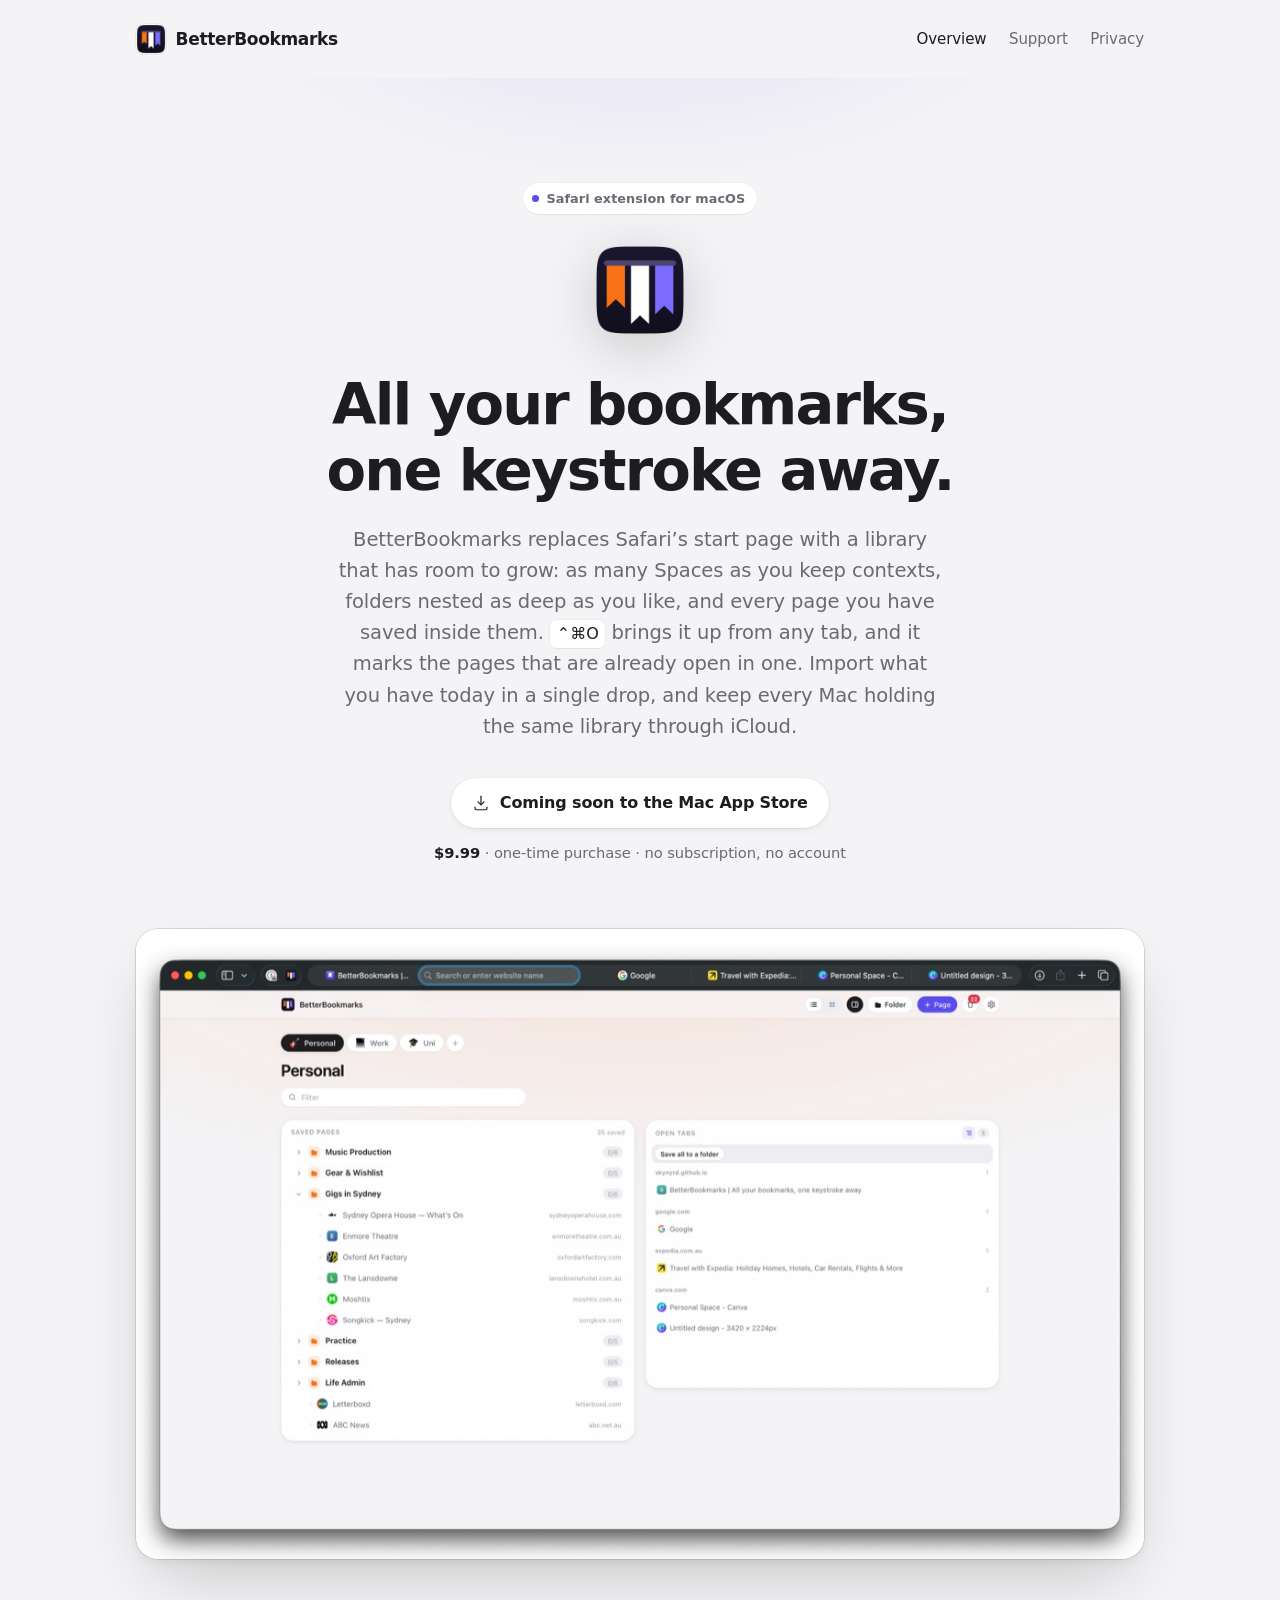
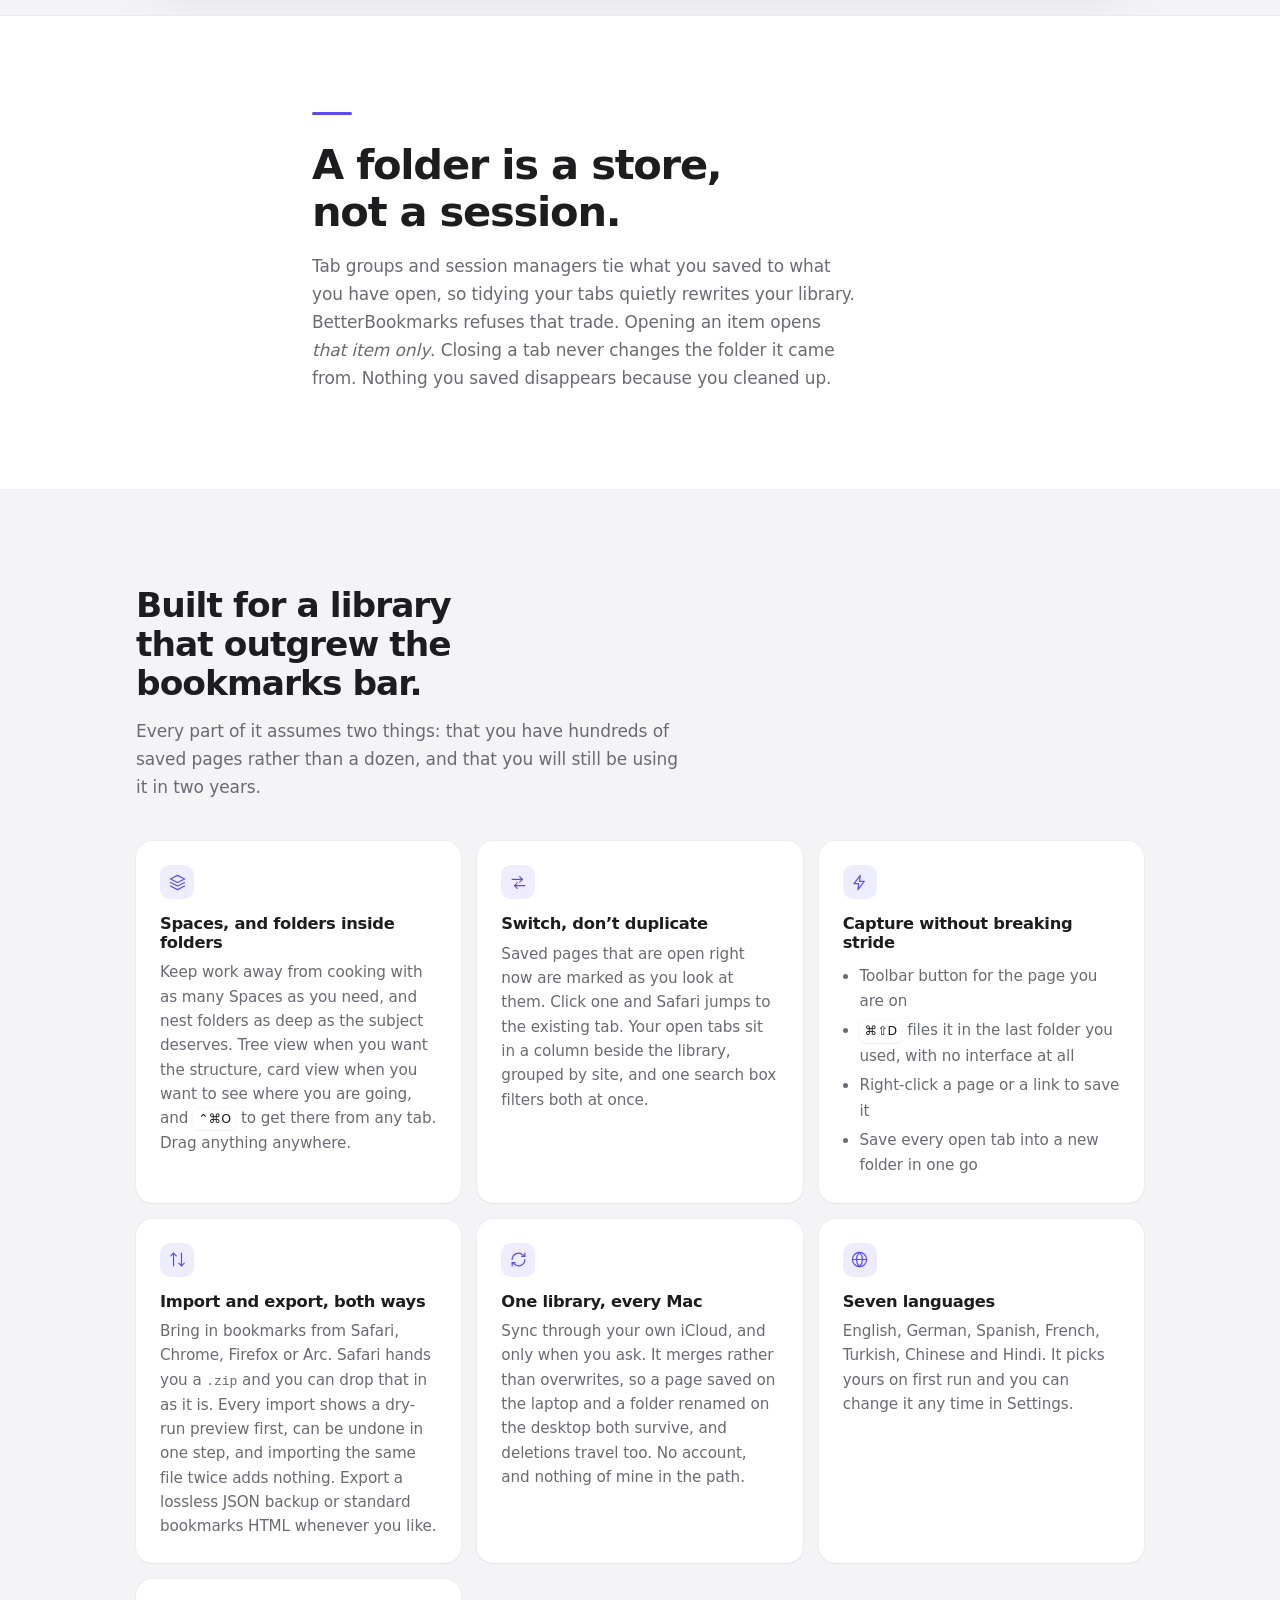
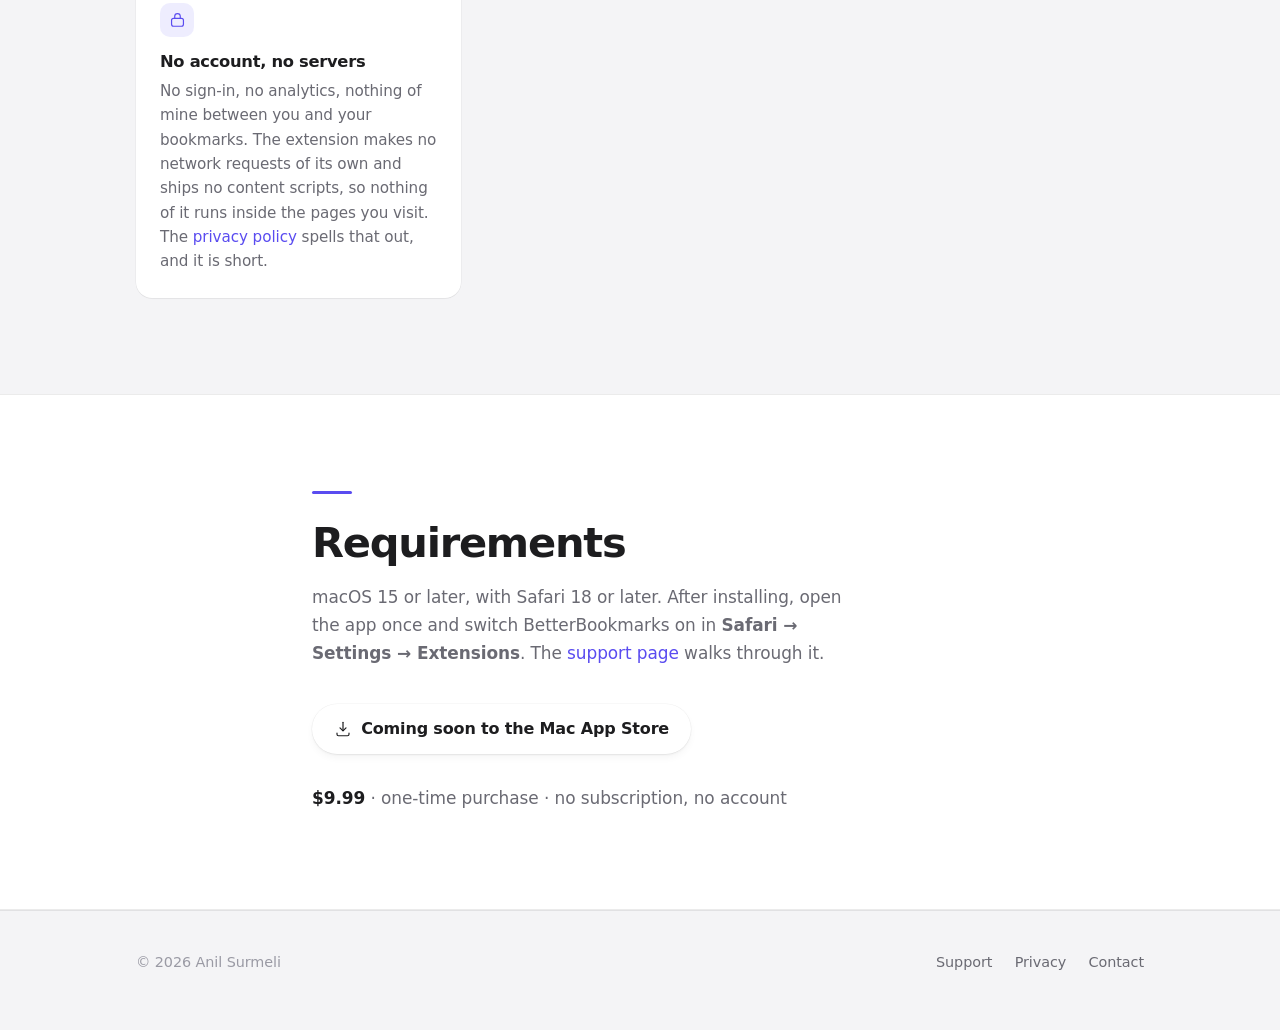
<file: index.html>
<!doctype html>
<html lang="en">
<head>
<meta charset="utf-8">
<meta name="viewport" content="width=device-width, initial-scale=1">
<title>BetterBookmarks | All your bookmarks, one keystroke away</title>
<meta name="description" content="A Safari extension for macOS. As many Spaces as you keep contexts, folders nested as deep as you like, every saved page one keystroke away, and the same library on every Mac through iCloud.">
<link rel="icon" href="assets/favicon.png" type="image/png">
<link rel="apple-touch-icon" href="assets/mark.png">
<link rel="stylesheet" href="assets/style.css">
<meta property="og:type" content="website">
<meta property="og:title" content="BetterBookmarks">
<meta property="og:description" content="Spaces, nested folders and every page you have saved, in one start page a keystroke away, on every Mac you own. A Safari extension for macOS.">
<meta property="og:image" content="https://skynyrd.github.io/betterbookmarks-site/assets/icon.png">
<meta name="twitter:card" content="summary_large_image">
</head>
<body>

<header class="site-head">
  <div class="wrap">
    <a class="brand" href="./"><img src="assets/mark.png" alt=""> BetterBookmarks</a>
    <nav class="site-nav">
      <a href="./" aria-current="page">Overview</a>
      <a href="support.html">Support</a>
      <a href="privacy.html">Privacy</a>
    </nav>
  </div>
</header>

<main>

  <div class="hero">
    <div class="wrap">
      <p class="eyebrow"><span class="dot"></span> Safari extension for macOS</p>
      <img class="hero-icon" src="assets/icon.png" alt="BetterBookmarks app icon" width="108" height="108">
      <h1>All your bookmarks, one keystroke away.</h1>
      <p class="lede">
        BetterBookmarks replaces Safari&rsquo;s start page with a library that has room to grow: as
        many Spaces as you keep contexts, folders nested as deep as you like, and every page you
        have saved inside them. <kbd>&#8963;&#8984;O</kbd> brings it up from any tab, and it marks
        the pages that are already open in one. Import what you have today in a single drop, and
        keep every Mac holding the same library through iCloud.
      </p>

      <div class="cta">
        <span class="btn is-pending">
          <svg viewBox="0 0 24 24" fill="none" stroke="currentColor" stroke-width="1.6" stroke-linecap="round" stroke-linejoin="round" aria-hidden="true">
            <path d="M12 3v11"/><path d="m8 10.5 4 4 4-4"/><path d="M4 17.5v1.5a2 2 0 0 0 2 2h12a2 2 0 0 0 2-2v-1.5"/>
          </svg>
          Coming soon to the Mac App Store
        </span>
        <p class="price"><strong>$9.99</strong> &middot; one&#8209;time purchase &middot; no subscription, no account</p>
      </div>

      <!-- The start page as it actually is. The screenshot already carries
           Safari's own window chrome and drop shadow, so the frame around it is
           a radius and a hairline rather than another drawn window. -->
      <figure class="hero-shot">
        <img src="assets/screenshots/hero-1100.jpg"
             srcset="assets/screenshots/hero-1100.jpg 1100w,
                     assets/screenshots/hero-2200.jpg 2200w"
             sizes="(max-width: 72rem) 92vw, 68rem"
             alt="The BetterBookmarks start page in Safari: Spaces along the top, a tree of folders and saved pages below them, and a column of open tabs grouped by site beside it"
             width="2200" height="1375" fetchpriority="high" decoding="async">
      </figure>
    </div>
  </div>

  <section class="claim">
    <div class="wrap narrow">
      <div class="rule"></div>
      <h2>A folder is a store, not a session.</h2>
      <p>
        Tab groups and session managers tie what you saved to what you have open, so tidying your
        tabs quietly rewrites your library. BetterBookmarks refuses that trade. Opening an item
        opens <em>that item only</em>. Closing a tab never changes the folder it came from. Nothing
        you saved disappears because you cleaned up.
      </p>
    </div>
  </section>

  <section>
    <div class="wrap">
      <div class="section-head">
        <h2>Built for a library that outgrew the bookmarks bar.</h2>
        <p>
          Every part of it assumes two things: that you have hundreds of saved pages rather than
          a dozen, and that you will still be using it in two years.
        </p>
      </div>

      <div class="grid">
        <div class="tile">
          <div class="ico">
            <svg viewBox="0 0 24 24" fill="none" stroke="currentColor" stroke-width="1.5" stroke-linecap="round" stroke-linejoin="round"><path d="m12 3 9 4.5-9 4.5L3 7.5 12 3Z"/><path d="m3 12 9 4.5L21 12"/><path d="m3 16.5 9 4.5 9-4.5"/></svg>
          </div>
          <h3>Spaces, and folders inside folders</h3>
          <p>
            Keep work away from cooking with as many Spaces as you need, and nest folders as deep
            as the subject deserves. Tree view when you want the structure, card view when you want
            to see where you are going, and <kbd>&#8963;&#8984;O</kbd> to get there from any tab.
            Drag anything anywhere.
          </p>
        </div>

        <div class="tile">
          <div class="ico">
            <svg viewBox="0 0 24 24" fill="none" stroke="currentColor" stroke-width="1.5" stroke-linecap="round" stroke-linejoin="round"><path d="M4 8h13"/><path d="m13.5 4.5 3.5 3.5-3.5 3.5"/><path d="M20 16H7"/><path d="M10.5 12.5 7 16l3.5 3.5"/></svg>
          </div>
          <h3>Switch, don&rsquo;t duplicate</h3>
          <p>
            Saved pages that are open right now are marked as you look at them. Click one and Safari
            jumps to the existing tab. Your open tabs sit in a column beside the library, grouped by
            site, and one search box filters both at once.
          </p>
        </div>

        <div class="tile">
          <div class="ico">
            <svg viewBox="0 0 24 24" fill="none" stroke="currentColor" stroke-width="1.5" stroke-linecap="round" stroke-linejoin="round"><path d="M13 3 5 13.5h6L10 21l8-10.5h-6L13 3Z"/></svg>
          </div>
          <h3>Capture without breaking stride</h3>
          <ul>
            <li>Toolbar button for the page you are on</li>
            <li><kbd>&#8984;&#8679;D</kbd> files it in the last folder you used, with no interface at all</li>
            <li>Right-click a page or a link to save it</li>
            <li>Save every open tab into a new folder in one go</li>
          </ul>
        </div>

        <div class="tile">
          <div class="ico">
            <svg viewBox="0 0 24 24" fill="none" stroke="currentColor" stroke-width="1.5" stroke-linecap="round" stroke-linejoin="round"><path d="M7 20V4"/><path d="m3.5 7.5 3.5-3.5 3.5 3.5"/><path d="M17 4v16"/><path d="m20.5 16.5-3.5 3.5-3.5-3.5"/></svg>
          </div>
          <h3>Import and export, both ways</h3>
          <p>
            Bring in bookmarks from Safari, Chrome, Firefox or Arc. Safari hands you a
            <code>.zip</code> and you can drop that in as it is. Every import shows a dry-run
            preview first, can be undone in one step, and importing the same file twice adds
            nothing.
            Export a lossless JSON backup or standard bookmarks HTML whenever you like.
          </p>
        </div>

        <div class="tile">
          <div class="ico">
            <svg viewBox="0 0 24 24" fill="none" stroke="currentColor" stroke-width="1.5" stroke-linecap="round" stroke-linejoin="round"><path d="M4 12a8 8 0 0 1 13.7-5.6L20 8"/><path d="M20 4v4h-4"/><path d="M20 12a8 8 0 0 1-13.7 5.6L4 16"/><path d="M4 20v-4h4"/></svg>
          </div>
          <h3>One library, every Mac</h3>
          <p>
            Sync through your own iCloud, and only when you ask. It merges rather than overwrites,
            so a page saved on the laptop and a folder renamed on the desktop both survive, and
            deletions travel too. No account, and nothing of mine in the path.
          </p>
        </div>

        <div class="tile">
          <div class="ico">
            <svg viewBox="0 0 24 24" fill="none" stroke="currentColor" stroke-width="1.5" stroke-linecap="round" stroke-linejoin="round"><circle cx="12" cy="12" r="9"/><path d="M3 12h18"/><path d="M12 3c2.5 2.6 3.8 5.6 3.8 9S14.5 18.4 12 21c-2.5-2.6-3.8-5.6-3.8-9S9.5 5.6 12 3Z"/></svg>
          </div>
          <h3>Seven languages</h3>
          <p>
            English, German, Spanish, French, Turkish, Chinese and Hindi. It picks yours on first
            run and you can change it any time in Settings.
          </p>
        </div>

        <div class="tile">
          <div class="ico">
            <svg viewBox="0 0 24 24" fill="none" stroke="currentColor" stroke-width="1.5" stroke-linecap="round" stroke-linejoin="round"><rect x="4.5" y="10.5" width="15" height="10" rx="2.5"/><path d="M8.5 10.5V8a3.5 3.5 0 0 1 7 0v2.5"/></svg>
          </div>
          <h3>No account, no servers</h3>
          <p>
            No sign-in, no analytics, nothing of mine between you and your bookmarks. The extension
            makes no network requests of its own and ships no content scripts, so nothing of it
            runs inside the pages you visit. The <a href="privacy.html">privacy policy</a> spells
            that out, and it is short.
          </p>
        </div>
      </div>
    </div>
  </section>

  <section class="claim">
    <div class="wrap narrow">
      <div class="rule"></div>
      <h2>Requirements</h2>
      <p>
        macOS 15 or later, with Safari 18 or later. After installing, open the app once and switch
        BetterBookmarks on in <strong>Safari &rarr; Settings &rarr; Extensions</strong>. The
        <a href="support.html">support page</a> walks through it.
      </p>
      <div class="cta cta--start">
        <span class="btn is-pending">
          <svg viewBox="0 0 24 24" fill="none" stroke="currentColor" stroke-width="1.6" stroke-linecap="round" stroke-linejoin="round" aria-hidden="true">
            <path d="M12 3v11"/><path d="m8 10.5 4 4 4-4"/><path d="M4 17.5v1.5a2 2 0 0 0 2 2h12a2 2 0 0 0 2-2v-1.5"/>
          </svg>
          Coming soon to the Mac App Store
        </span>
        <p class="price"><strong>$9.99</strong> &middot; one&#8209;time purchase &middot; no subscription, no account</p>
      </div>
    </div>
  </section>

</main>

<footer class="site-foot">
  <div class="wrap">
    <span>&copy; 2026 Anil Surmeli</span>
    <nav>
      <a href="support.html">Support</a>
      <a href="privacy.html">Privacy</a>
      <a href="mailto:anil.surmeli@gmail.com">Contact</a>
    </nav>
  </div>
</footer>

</body>
</html>
</file>
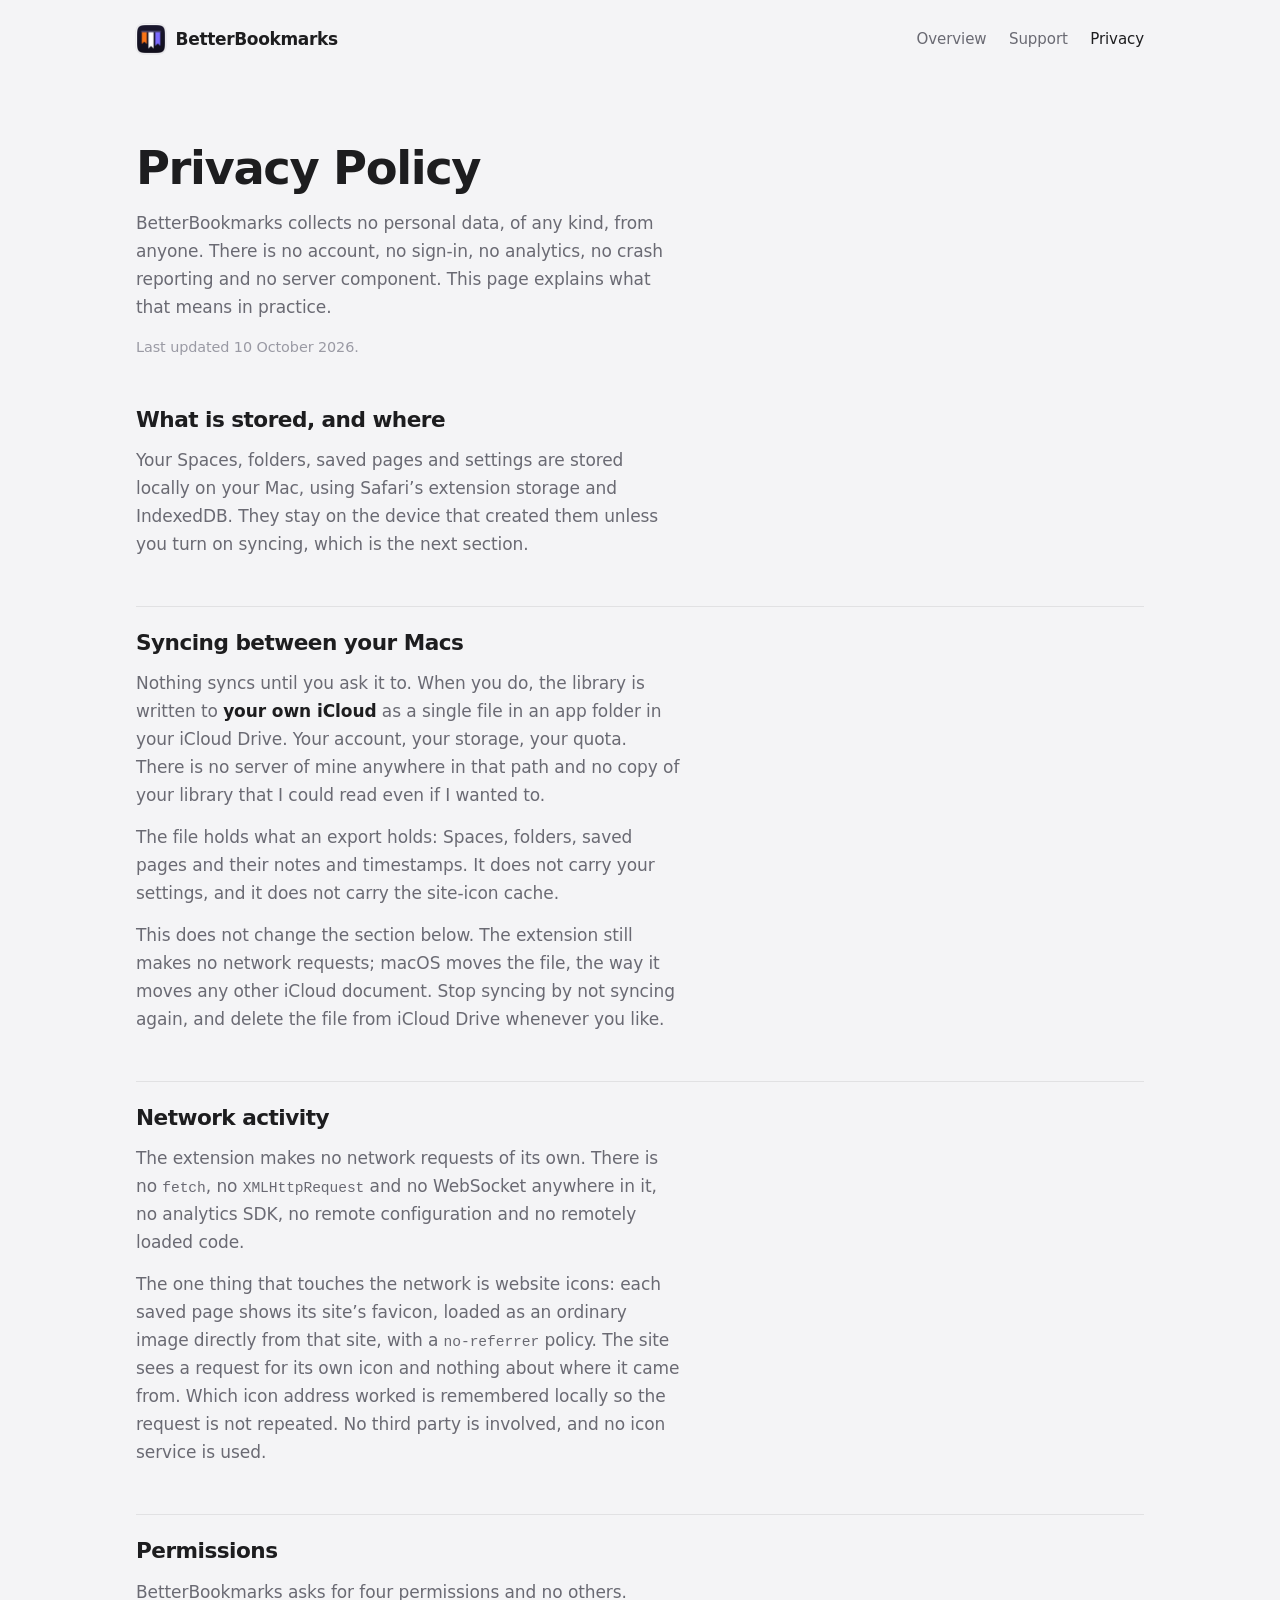
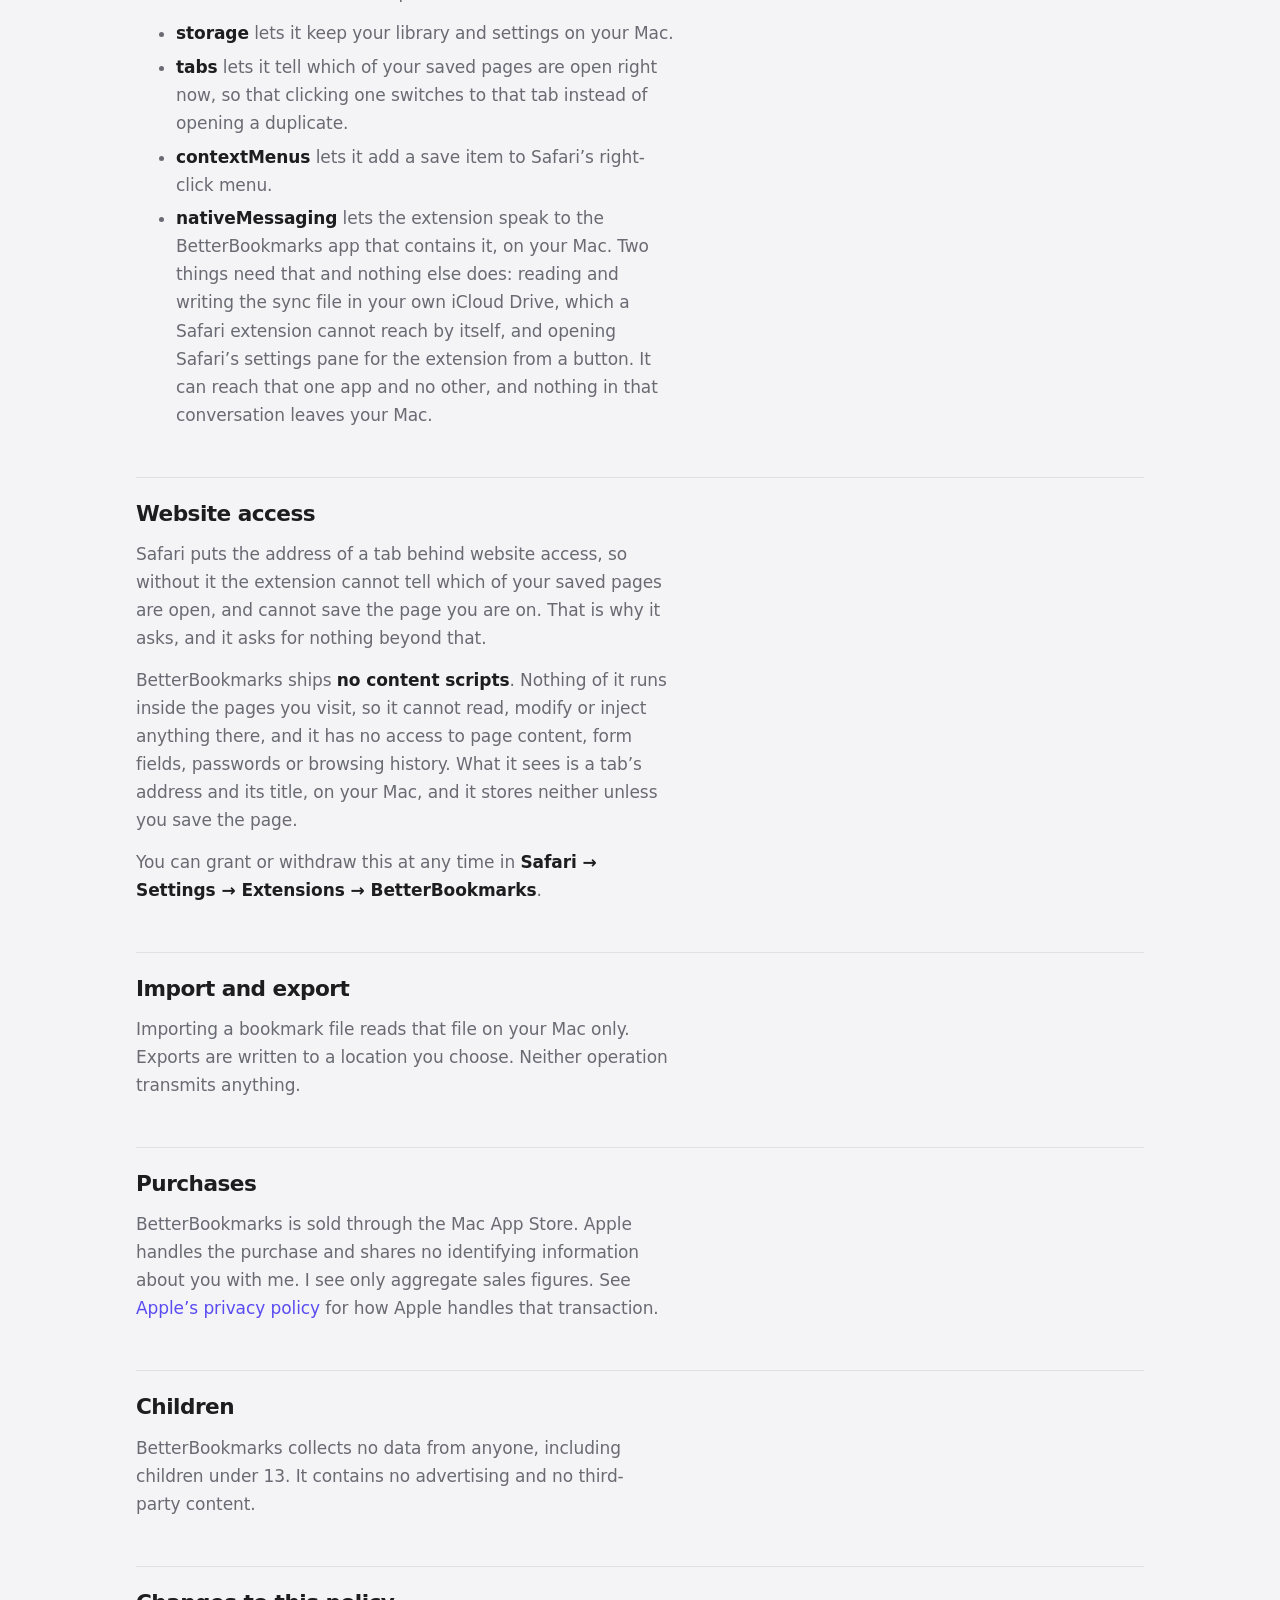
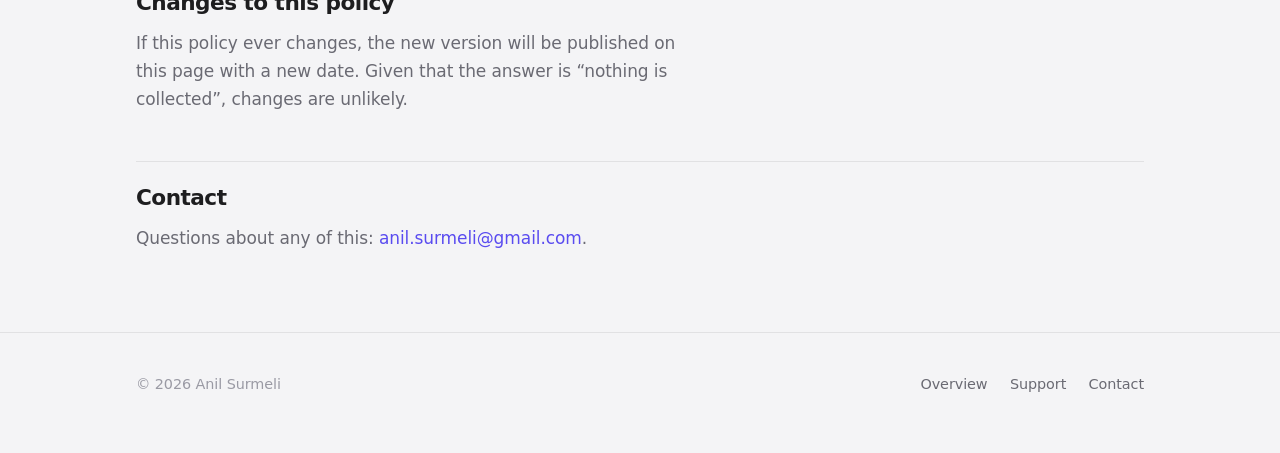
<file: privacy.html>
<!doctype html>
<html lang="en">
<head>
<meta charset="utf-8">
<meta name="viewport" content="width=device-width, initial-scale=1">
<title>Privacy Policy | BetterBookmarks</title>
<meta name="description" content="BetterBookmarks collects no data. No account, no analytics, no servers. Everything stays on your Mac.">
<link rel="icon" href="assets/favicon.png" type="image/png">
<link rel="apple-touch-icon" href="assets/mark.png">
<link rel="stylesheet" href="assets/style.css">
</head>
<body>

<header class="site-head">
  <div class="wrap">
    <a class="brand" href="./"><img src="assets/mark.png" alt=""> BetterBookmarks</a>
    <nav class="site-nav">
      <a href="./">Overview</a>
      <a href="support.html">Support</a>
      <a href="privacy.html" aria-current="page">Privacy</a>
    </nav>
  </div>
</header>

<main>
  <div class="page-head">
    <div class="wrap">
      <h1>Privacy Policy</h1>
      <p>
        BetterBookmarks collects no personal data, of any kind, from anyone. There is no account,
        no sign-in, no analytics, no crash reporting and no server component. This page explains
        what that means in practice.
      </p>
      <p style="color:var(--bb-text-3);font-size:0.9rem">Last updated 10 October 2026.</p>
    </div>
  </div>

  <div class="prose">
    <div class="wrap">

      <h2>What is stored, and where</h2>
      <p>
        Your Spaces, folders, saved pages and settings are stored locally on your Mac, using
        Safari&rsquo;s extension storage and IndexedDB. They stay on the device that created them
        unless you turn on syncing, which is the next section.
      </p>

      <h2>Syncing between your Macs</h2>
      <p>
        Nothing syncs until you ask it to. When you do, the library is written to
        <strong>your own iCloud</strong> as a single file in an app folder in your iCloud Drive.
        Your account, your storage, your quota. There is no server of mine anywhere in that path
        and no copy of your library that I could read even if I wanted to.
      </p>
      <p>
        The file holds what an export holds: Spaces, folders, saved pages and their notes and
        timestamps. It does not carry your settings, and it does not carry the site-icon cache.
      </p>
      <p>
        This does not change the section below. The extension still makes no network requests;
        macOS moves the file, the way it moves any other iCloud document. Stop syncing by not
        syncing again, and delete the file from iCloud Drive whenever you like.
      </p>

      <h2>Network activity</h2>
      <p>
        The extension makes no network requests of its own. There is no <code>fetch</code>, no
        <code>XMLHttpRequest</code> and no WebSocket anywhere in it, no analytics SDK, no remote
        configuration and no remotely loaded code.
      </p>
      <p>
        The one thing that touches the network is website icons: each saved page shows its site&rsquo;s
        favicon, loaded as an ordinary image directly from that site, with a
        <code>no-referrer</code> policy. The site sees a request for its own icon and nothing about
        where it came from. Which icon address worked is remembered locally so the request is not
        repeated. No third party is involved, and no icon service is used.
      </p>

      <h2>Permissions</h2>
      <p>BetterBookmarks asks for four permissions and no others.</p>
      <ul>
        <li><strong>storage</strong> lets it keep your library and settings on your Mac.</li>
        <li><strong>tabs</strong> lets it tell which of your saved pages are open right now, so
          that clicking one switches to that tab instead of opening a duplicate.</li>
        <li><strong>contextMenus</strong> lets it add a save item to Safari&rsquo;s right-click
          menu.</li>
        <li><strong>nativeMessaging</strong> lets the extension speak to the BetterBookmarks app
          that contains it, on your Mac. Two things need that and nothing else does: reading and
          writing the sync file in your own iCloud Drive, which a Safari extension cannot reach by
          itself, and opening Safari&rsquo;s settings pane for the extension from a button. It can
          reach that one app and no other, and nothing in that conversation leaves your Mac.</li>
      </ul>

      <h2>Website access</h2>
      <p>
        Safari puts the address of a tab behind website access, so without it the extension cannot
        tell which of your saved pages are open, and cannot save the page you are on. That is why
        it asks, and it asks for nothing beyond that.
      </p>
      <p>
        BetterBookmarks ships <strong>no content scripts</strong>. Nothing of it runs inside the
        pages you visit, so it cannot read, modify or inject anything there, and it has no access
        to page content, form fields, passwords or browsing history. What it sees is a tab&rsquo;s
        address and its title, on your Mac, and it stores neither unless you save the page.
      </p>
      <p>
        You can grant or withdraw this at any time in
        <strong>Safari &rarr; Settings &rarr; Extensions &rarr; BetterBookmarks</strong>.
      </p>

      <h2>Import and export</h2>
      <p>
        Importing a bookmark file reads that file on your Mac only. Exports are written to a
        location you choose. Neither operation transmits anything.
      </p>

      <h2>Purchases</h2>
      <p>
        BetterBookmarks is sold through the Mac App Store. Apple handles the purchase and shares no
        identifying information about you with me. I see only aggregate sales figures. See
        <a href="https://www.apple.com/legal/privacy/">Apple&rsquo;s privacy policy</a> for how Apple
        handles that transaction.
      </p>

      <h2>Children</h2>
      <p>
        BetterBookmarks collects no data from anyone, including children under 13. It contains no
        advertising and no third-party content.
      </p>

      <h2>Changes to this policy</h2>
      <p>
        If this policy ever changes, the new version will be published on this page with a new date.
        Given that the answer is &ldquo;nothing is collected&rdquo;, changes are unlikely.
      </p>

      <h2>Contact</h2>
      <p>
        Questions about any of this: <a href="mailto:anil.surmeli@gmail.com">anil.surmeli@gmail.com</a>.
      </p>

    </div>
  </div>
</main>

<footer class="site-foot">
  <div class="wrap">
    <span>&copy; 2026 Anil Surmeli</span>
    <nav>
      <a href="./">Overview</a>
      <a href="support.html">Support</a>
      <a href="mailto:anil.surmeli@gmail.com">Contact</a>
    </nav>
  </div>
</footer>

</body>
</html>
</file>
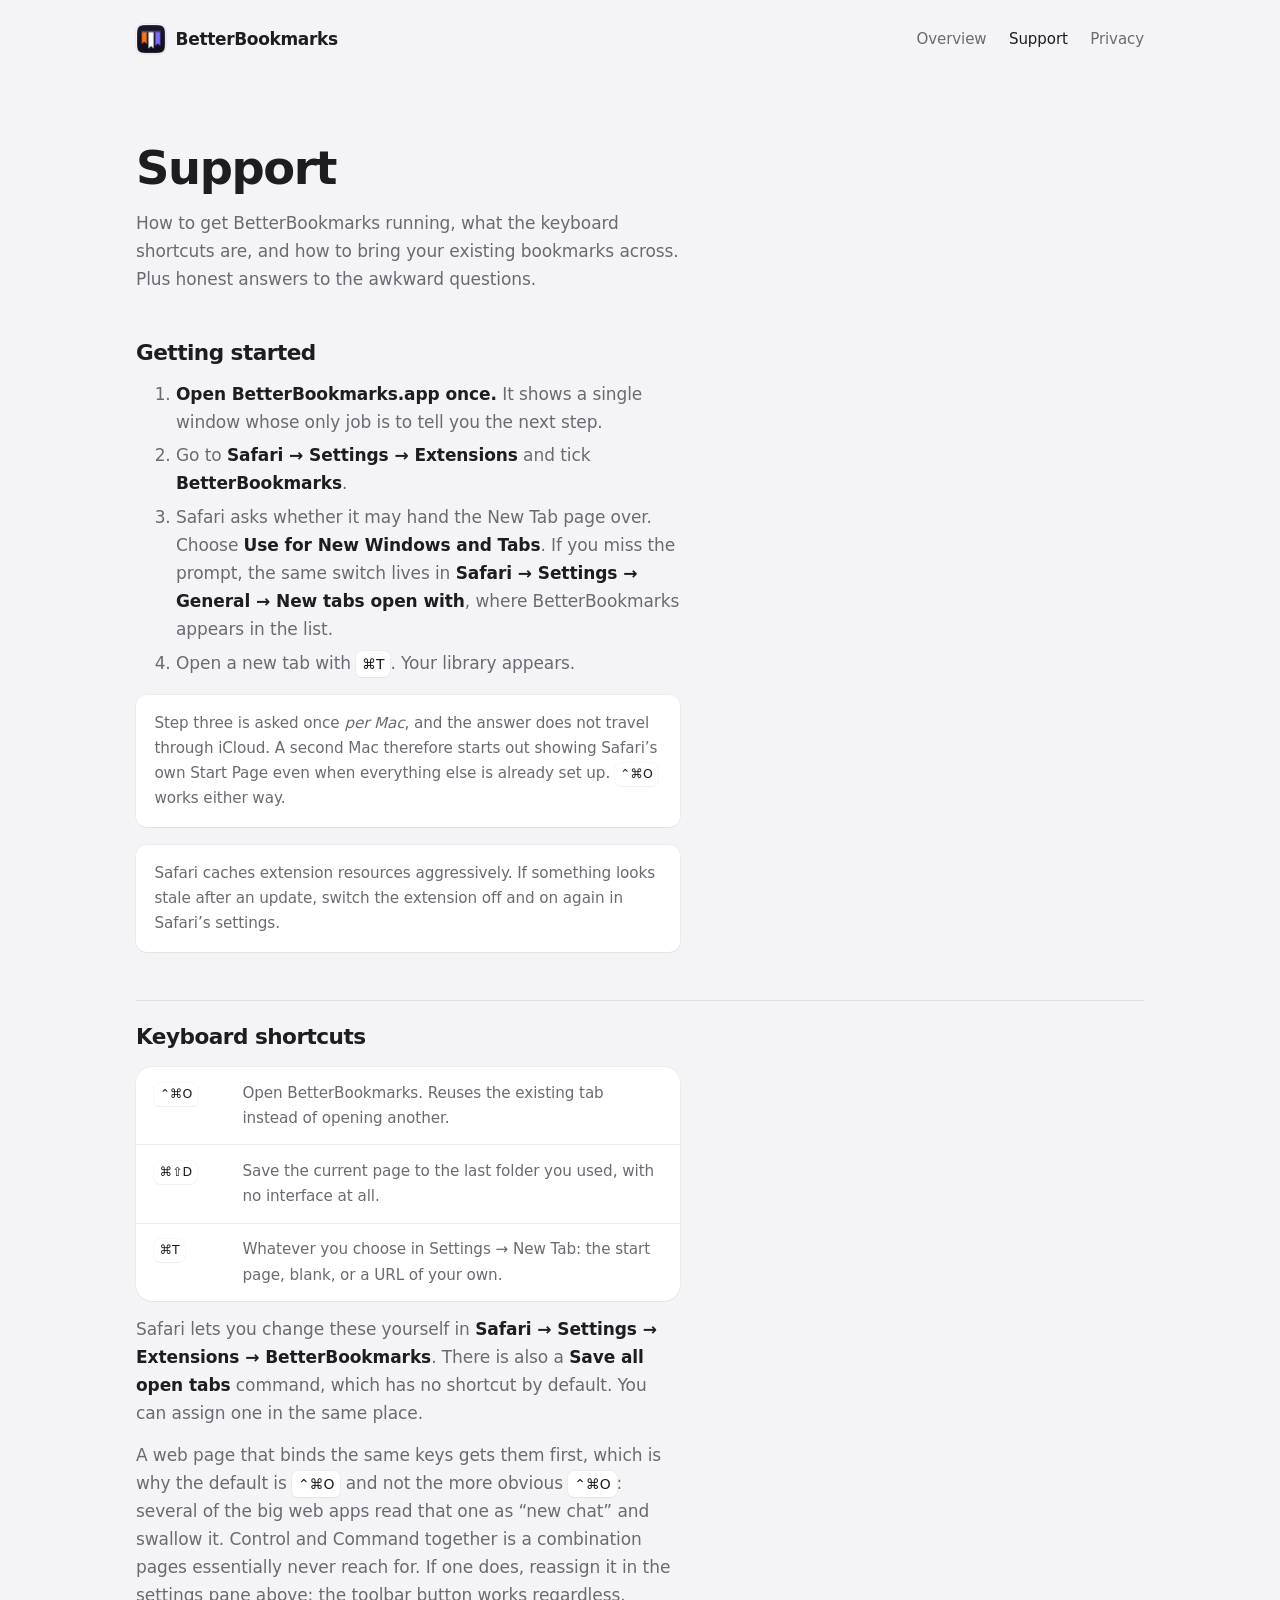
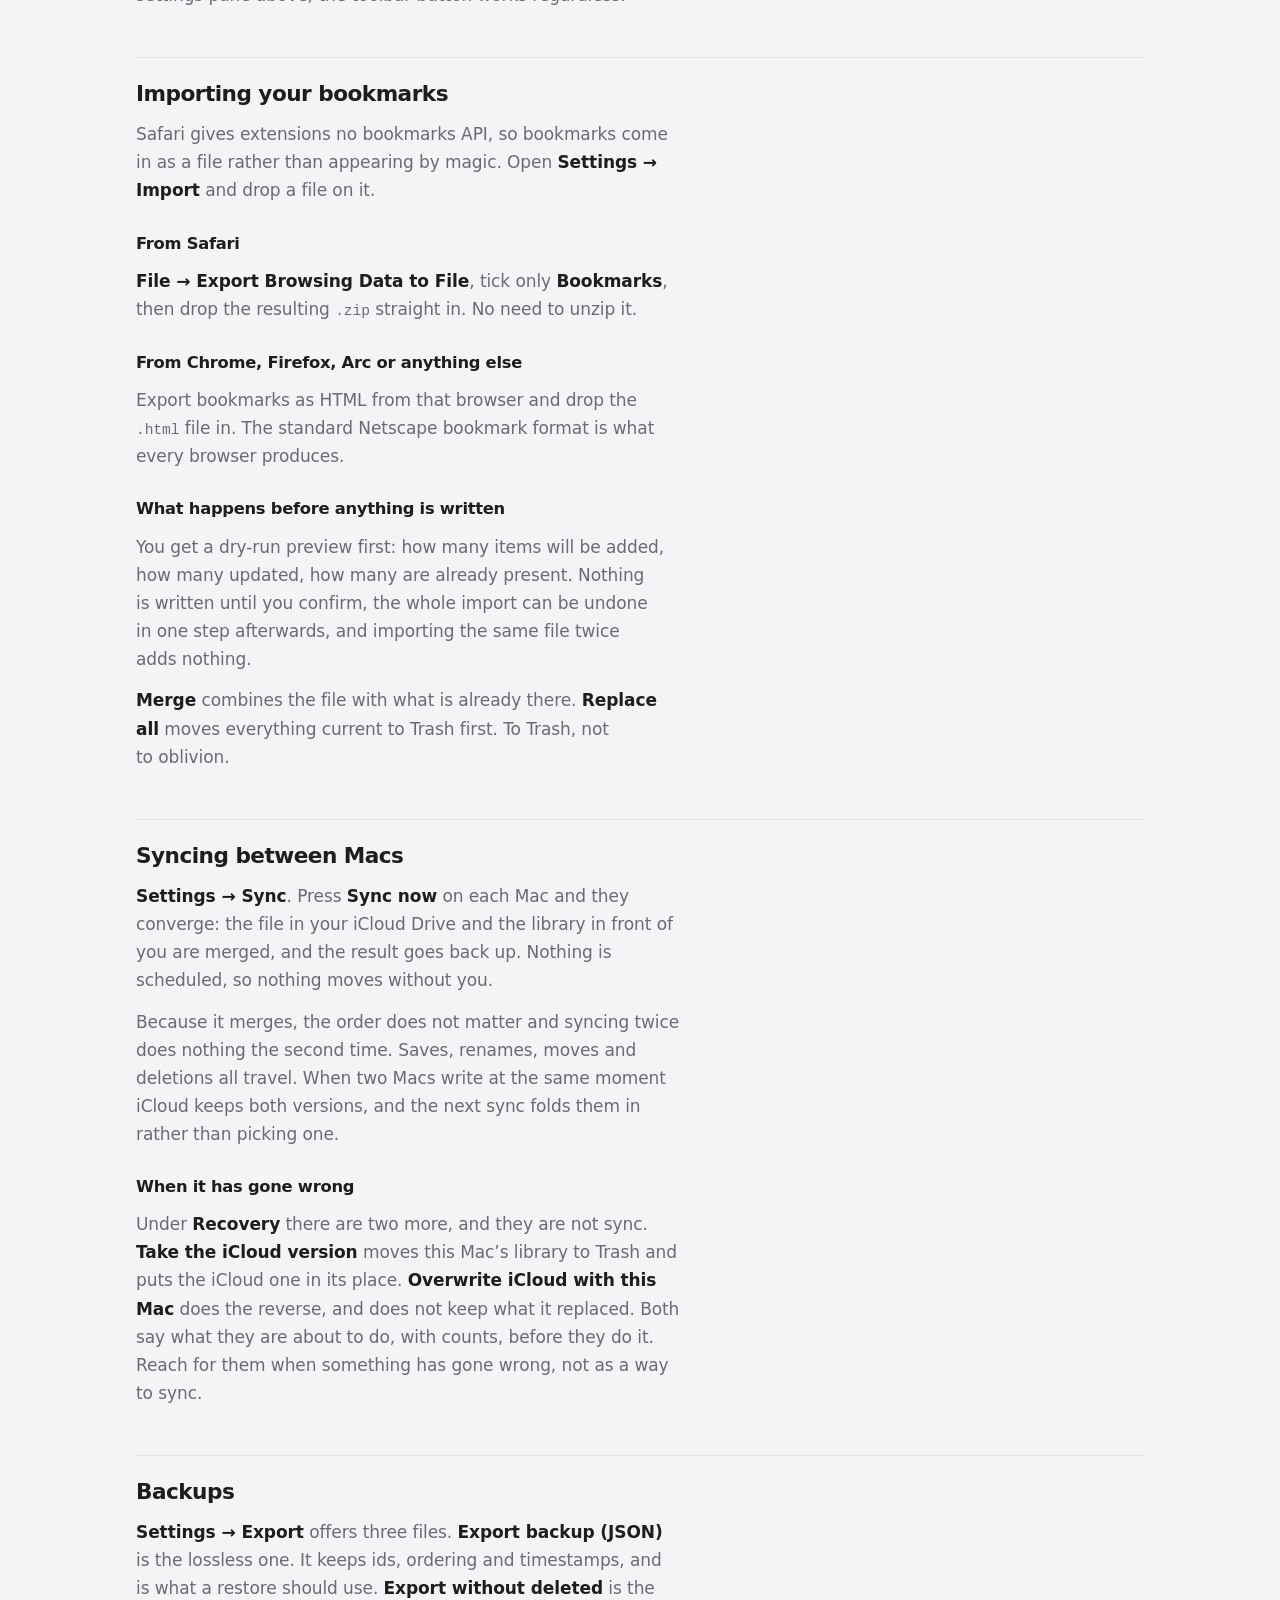
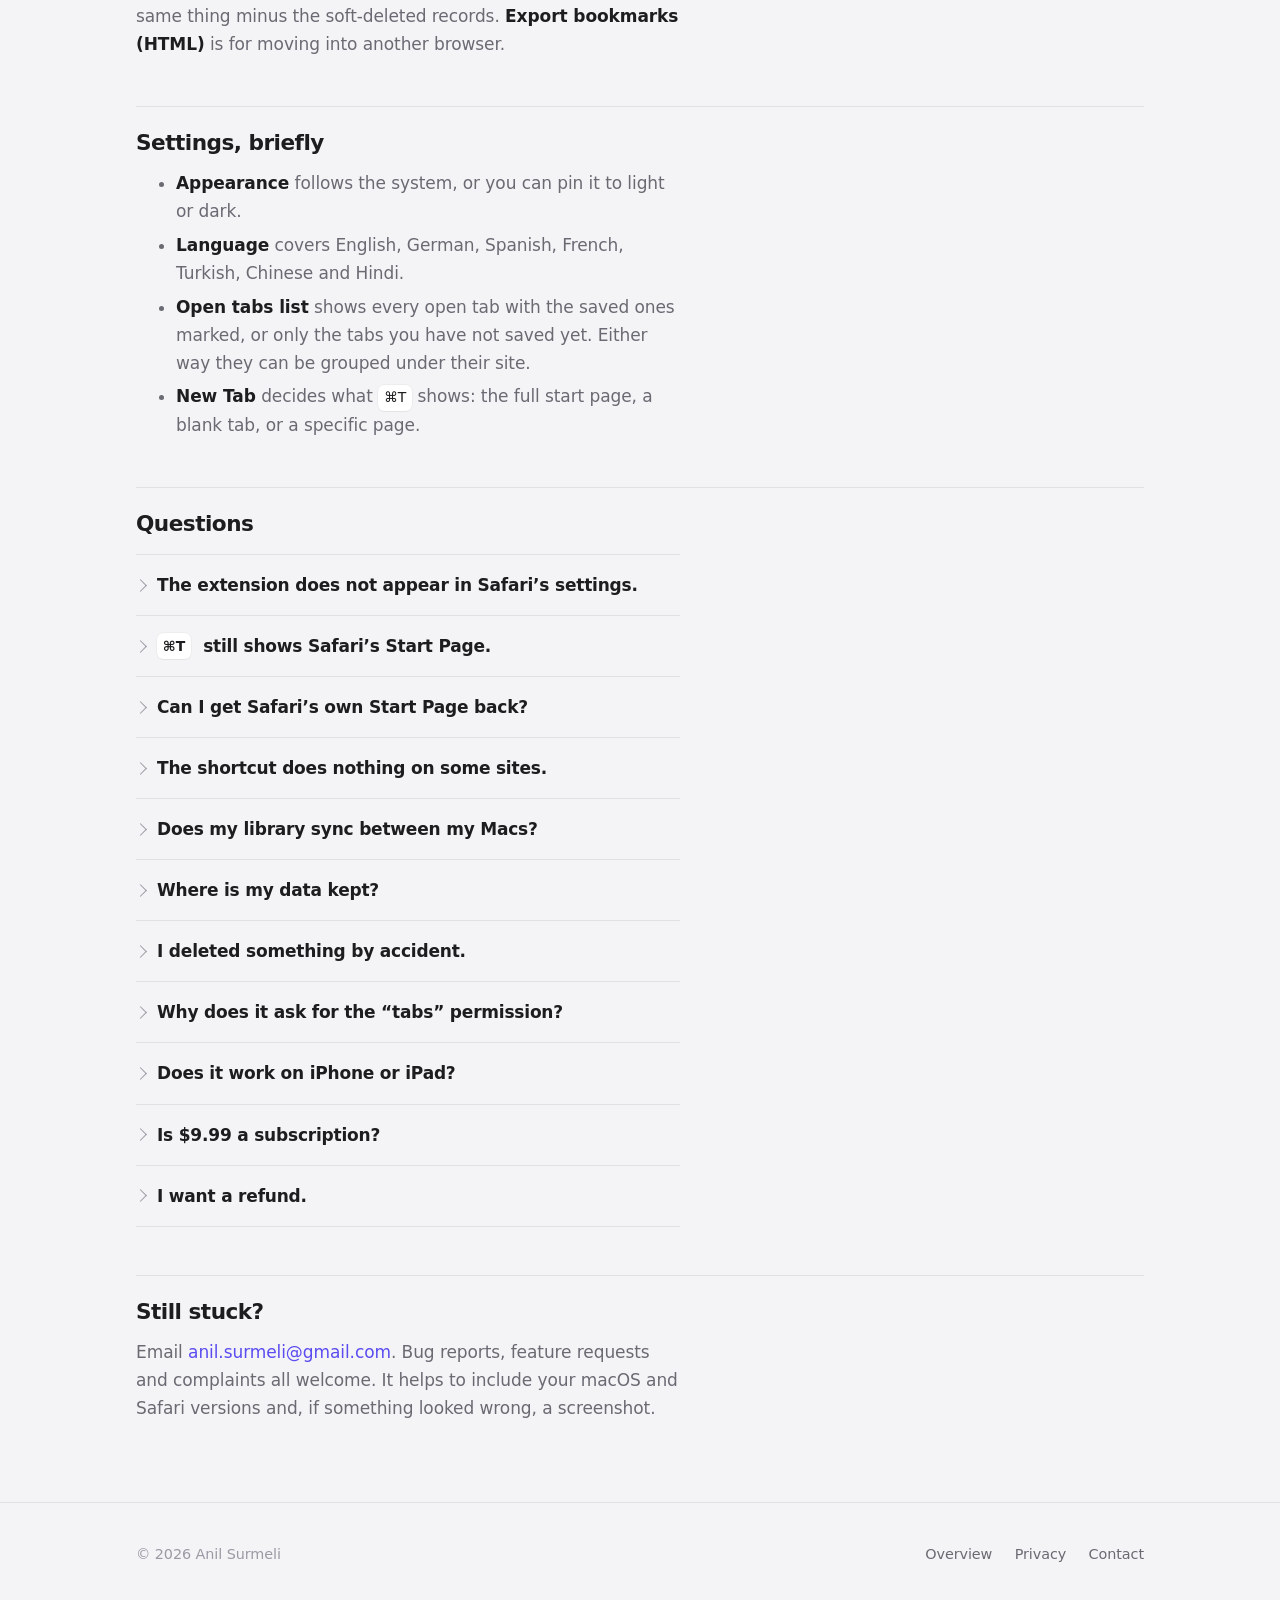
<file: support.html>
<!doctype html>
<html lang="en">
<head>
<meta charset="utf-8">
<meta name="viewport" content="width=device-width, initial-scale=1">
<title>Support | BetterBookmarks</title>
<meta name="description" content="Getting started, keyboard shortcuts, importing your bookmarks, and answers to common questions about BetterBookmarks for Safari.">
<link rel="icon" href="assets/favicon.png" type="image/png">
<link rel="apple-touch-icon" href="assets/mark.png">
<link rel="stylesheet" href="assets/style.css">
</head>
<body>

<header class="site-head">
  <div class="wrap">
    <a class="brand" href="./"><img src="assets/mark.png" alt=""> BetterBookmarks</a>
    <nav class="site-nav">
      <a href="./">Overview</a>
      <a href="support.html" aria-current="page">Support</a>
      <a href="privacy.html">Privacy</a>
    </nav>
  </div>
</header>

<main>
  <div class="page-head">
    <div class="wrap">
      <h1>Support</h1>
      <p>
        How to get BetterBookmarks running, what the keyboard shortcuts are, and how to bring
        your existing bookmarks across. Plus honest answers to the awkward questions.
      </p>
    </div>
  </div>

  <div class="prose">
    <div class="wrap">

      <h2>Getting started</h2>
      <ol>
        <li><strong>Open BetterBookmarks.app once.</strong> It shows a single window whose only job
          is to tell you the next step.</li>
        <li>Go to <strong>Safari &rarr; Settings &rarr; Extensions</strong> and tick
          <strong>BetterBookmarks</strong>.</li>
        <li>Safari asks whether it may hand the New Tab page over. Choose
          <strong>Use for New Windows and Tabs</strong>. If you miss the prompt, the same switch
          lives in <strong>Safari &rarr; Settings &rarr; General &rarr; New tabs open with</strong>,
          where BetterBookmarks appears in the list.</li>
        <li>Open a new tab with <kbd>&#8984;T</kbd>. Your library appears.</li>
      </ol>
      <div class="callout">
        Step three is asked once <em>per Mac</em>, and the answer does not travel through iCloud.
        A second Mac therefore starts out showing Safari&rsquo;s own Start Page even when
        everything else is already set up. <kbd>&#8963;&#8984;O</kbd> works either way.
      </div>
      <div class="callout">
        Safari caches extension resources aggressively. If something looks stale after an update,
        switch the extension off and on again in Safari&rsquo;s settings.
      </div>

      <h2>Keyboard shortcuts</h2>
      <div class="keys">
        <div><span><kbd>&#8963;&#8984;O</kbd></span><span>Open BetterBookmarks. Reuses the existing tab instead of opening another.</span></div>
        <div><span><kbd>&#8984;&#8679;D</kbd></span><span>Save the current page to the last folder you used, with no interface at all.</span></div>
        <div><span><kbd>&#8984;T</kbd></span><span>Whatever you choose in Settings &rarr; New Tab: the start page, blank, or a URL of your own.</span></div>
      </div>
      <p>
        Safari lets you change these yourself in <strong>Safari &rarr; Settings &rarr; Extensions
        &rarr; BetterBookmarks</strong>. There is also a <strong>Save all open tabs</strong>
        command, which has no shortcut by default. You can assign one in the same place.
      </p>
      <p>
        A web page that binds the same keys gets them first, which is why the default is
        <kbd>&#8963;&#8984;O</kbd> and not the more obvious <kbd>&#8963;&#8984;O</kbd>: several of
        the big web apps read that one as &ldquo;new chat&rdquo; and swallow it. Control and
        Command together is a combination pages essentially never reach for. If one does, reassign
        it in the settings pane above; the toolbar button works regardless.
      </p>

      <h2>Importing your bookmarks</h2>
      <p>
        Safari gives extensions no bookmarks API, so bookmarks come in as a file rather than
        appearing by magic. Open <strong>Settings &rarr; Import</strong> and drop a file on it.
      </p>
      <h3>From Safari</h3>
      <p>
        <strong>File &rarr; Export Browsing Data to File</strong>, tick only <strong>Bookmarks</strong>,
        then drop the resulting <code>.zip</code> straight in. No need to unzip it.
      </p>
      <h3>From Chrome, Firefox, Arc or anything else</h3>
      <p>
        Export bookmarks as HTML from that browser and drop the <code>.html</code> file in. The
        standard Netscape bookmark format is what every browser produces.
      </p>
      <h3>What happens before anything is written</h3>
      <p>
        You get a dry-run preview first: how many items will be added, how many updated, how many
        are already present. Nothing is written until you confirm, the whole import can be undone
        in one step afterwards, and importing the same file twice adds nothing.
      </p>
      <p>
        <strong>Merge</strong> combines the file with what is already there.
        <strong>Replace all</strong> moves everything current to Trash first. To Trash, not to
        oblivion.
      </p>

      <h2>Syncing between Macs</h2>
      <p>
        <strong>Settings &rarr; Sync</strong>. Press <strong>Sync now</strong> on each Mac and they
        converge: the file in your iCloud Drive and the library in front of you are merged, and the
        result goes back up. Nothing is scheduled, so nothing moves without you.
      </p>
      <p>
        Because it merges, the order does not matter and syncing twice does nothing the second
        time. Saves, renames, moves and deletions all travel. When two Macs write at the same
        moment iCloud keeps both versions, and the next sync folds them in rather than picking one.
      </p>
      <h3>When it has gone wrong</h3>
      <p>
        Under <strong>Recovery</strong> there are two more, and they are not sync.
        <strong>Take the iCloud version</strong> moves this Mac&rsquo;s library to Trash and puts
        the iCloud one in its place. <strong>Overwrite iCloud with this Mac</strong> does the
        reverse, and does not keep what it replaced. Both say what they are about to do, with
        counts, before they do it. Reach for them when something has gone wrong, not as a way to
        sync.
      </p>

      <h2>Backups</h2>
      <p>
        <strong>Settings &rarr; Export</strong> offers three files.
        <strong>Export backup (JSON)</strong> is the lossless one. It keeps ids, ordering and
        timestamps, and is what a restore should use. <strong>Export without deleted</strong> is the
        same thing minus the soft-deleted records. <strong>Export bookmarks (HTML)</strong> is for
        moving into another browser.
      </p>

      <h2>Settings, briefly</h2>
      <ul>
        <li><strong>Appearance</strong> follows the system, or you can pin it to light or dark.</li>
        <li><strong>Language</strong> covers English, German, Spanish, French, Turkish, Chinese and
          Hindi.</li>
        <li><strong>Open tabs list</strong> shows every open tab with the saved ones marked, or only
          the tabs you have not saved yet. Either way they can be grouped under their site.</li>
        <li><strong>New Tab</strong> decides what <kbd>&#8984;T</kbd> shows: the full start page, a
          blank tab, or a specific page.</li>
      </ul>

      <h2>Questions</h2>
      <div class="faq">
        <details>
          <summary>The extension does not appear in Safari&rsquo;s settings.</summary>
          <p>
            Launch BetterBookmarks.app at least once. Safari only lists an extension after its
            containing app has run. If it is still missing, quit Safari completely
            (<kbd>&#8984;Q</kbd>) and open it again.
          </p>
        </details>
        <details>
          <summary><kbd>&#8984;T</kbd> still shows Safari&rsquo;s Start Page.</summary>
          <p>
            Safari has not been given the New Tab page yet. Open
            <strong>Safari &rarr; Settings &rarr; General</strong> and set both
            <strong>New tabs open with</strong> and
            <strong>New windows open with</strong> to BetterBookmarks.
          </p>
          <p>
            This is asked once per Mac and the answer is not synced, which is why a second Mac can
            have the extension installed, enabled and fully synced and still open Safari&rsquo;s
            own page. Until it is granted, the three choices under
            <strong>Settings &rarr; New Tab</strong> have nothing to act on.
          </p>
        </details>
        <details>
          <summary>Can I get Safari&rsquo;s own Start Page back?</summary>
          <p>
            Yes, and without turning anything off: in
            <strong>Safari &rarr; Settings &rarr; General</strong>, point
            <strong>New tabs open with</strong> back at <strong>Start Page</strong>. The extension
            carries on working and <kbd>&#8963;&#8984;O</kbd> still brings the library up when you
            want it.
          </p>
          <p>
            What the extension cannot do is hand the page back by itself: once the override is
            declared in its manifest, <strong>Settings &rarr; New Tab &rarr; Blank</strong> is the
            closest it can get on its own. That is a platform rule, not a choice. Switching the
            extension off in <strong>Safari &rarr; Settings &rarr; Extensions</strong> also
            restores the Start Page, and loses nothing from your library.
          </p>
        </details>
        <details>
          <summary>The shortcut does nothing on some sites.</summary>
          <p>
            That site has bound the same combination and gets the key first; the shortcut reaches
            the extension everywhere else. Pick a different one in
            <strong>Safari &rarr; Settings &rarr; Extensions &rarr; BetterBookmarks</strong>. The
            toolbar button works on those sites in the meantime.
          </p>
          <p>
            If the shortcut field there is empty rather than showing
            <kbd>&#8963;&#8984;O</kbd>, Safari did not accept the suggested default and nothing is
            bound. Type one in; it sticks.
          </p>
        </details>
        <details>
          <summary>Does my library sync between my Macs?</summary>
          <p>
            Yes, through iCloud. <strong>Settings &rarr; Sync &rarr; Sync now</strong> writes one
            file to your own iCloud Drive and merges it with the library on the Mac in front of
            you. Do the same on the other Mac and both end up holding everything.
          </p>
          <p>
            It merges rather than overwrites, so a page saved on one Mac and a folder renamed on
            the other both survive, and a deletion travels too. There is no schedule yet: it syncs
            when you ask it to.
          </p>
        </details>
        <details>
          <summary>Where is my data kept?</summary>
          <p>
            On your Mac, in Safari&rsquo;s extension storage and IndexedDB. There is no server
            involved at any point. See the <a href="privacy.html">privacy policy</a>.
          </p>
        </details>
        <details>
          <summary>I deleted something by accident.</summary>
          <p>
            Deletes are soft. Whatever you removed is waiting in <strong>Trash</strong> on the
            start page.
          </p>
        </details>
        <details>
          <summary>Why does it ask for the &ldquo;tabs&rdquo; permission?</summary>
          <p>
            To tell which of your saved pages are open right now, so that clicking one switches to
            the existing tab rather than opening a duplicate. That is the whole reason.
          </p>
          <p>
            Safari puts a tab&rsquo;s address behind website access, so it has to ask for that too.
            It ships no content scripts, which means nothing of it runs inside the pages you visit:
            it sees a tab&rsquo;s address and title, and nothing else.
          </p>
        </details>
        <details>
          <summary>Does it work on iPhone or iPad?</summary>
          <p>macOS only for now.</p>
        </details>
        <details>
          <summary>Is $9.99 a subscription?</summary>
          <p>
            No. One payment, and updates come through the Mac App Store like any other app you own.
          </p>
        </details>
        <details>
          <summary>I want a refund.</summary>
          <p>
            Purchases are handled by Apple, so refunds go through them:
            <a href="https://reportaproblem.apple.com">reportaproblem.apple.com</a>. If something is
            broken, though, email me first. I would rather fix it.
          </p>
        </details>
      </div>

      <h2>Still stuck?</h2>
      <p>
        Email <a href="mailto:anil.surmeli@gmail.com">anil.surmeli@gmail.com</a>. Bug reports,
        feature requests and complaints all welcome. It helps to include your macOS and Safari
        versions and, if something looked wrong, a screenshot.
      </p>

    </div>
  </div>
</main>

<footer class="site-foot">
  <div class="wrap">
    <span>&copy; 2026 Anil Surmeli</span>
    <nav>
      <a href="./">Overview</a>
      <a href="privacy.html">Privacy</a>
      <a href="mailto:anil.surmeli@gmail.com">Contact</a>
    </nav>
  </div>
</footer>

</body>
</html>
</file>
<file: assets/style.css>
/*
 * BetterBookmarks site styles.
 *
 * The tokens below are lifted from the extension's own design system
 * (src/ui/app.css) so the site and the product read as one thing: same accent,
 * same surfaces, same radii, same elevation ramp, same easing.
 *
 * One thing is deliberately NOT carried over: the type scale. The app is a
 * dense utility read at arm's length and sets body text at 13px. A web page is
 * read once, in a wide window, so the scale here starts at 17px and leans on
 * clamp() for the display sizes. Same voice, different distance.
 */

/* --------------------------------------------------------------------------
   Tokens
   -------------------------------------------------------------------------- */

:root {
  --bb-accent: #5a4cf0;
  --bb-accent-hover: #4a3ce0;
  --bb-accent-soft: color-mix(in srgb, var(--bb-accent) 10%, transparent);
  --bb-accent-line: color-mix(in srgb, var(--bb-accent) 32%, transparent);

  --bb-live: #12a150;
  --bb-live-soft: color-mix(in srgb, var(--bb-live) 14%, transparent);

  --bb-bg: #f4f4f6;
  --bb-surface: #ffffff;
  --bb-surface-sunken: #eeeef1;
  --bb-hover: rgb(0 0 0 / 0.045);
  --bb-hairline: rgb(0 0 0 / 0.08);

  --bb-text: #1d1d1f;
  --bb-text-2: #6a6a73;
  --bb-text-3: #9a9aa4;

  --bb-r-sm: 6px;
  --bb-r: 10px;
  --bb-r-lg: 16px;
  --bb-r-xl: 22px;
  --bb-r-full: 999px;

  --bb-e1: 0 1px 1px rgb(0 0 0 / 0.04), 0 0 0 0.5px rgb(0 0 0 / 0.06);
  --bb-e2:
    0 1px 2px rgb(0 0 0 / 0.05), 0 4px 10px -2px rgb(0 0 0 / 0.06),
    0 0 0 0.5px rgb(0 0 0 / 0.05);
  --bb-e3:
    0 2px 4px rgb(0 0 0 / 0.06), 0 12px 28px -6px rgb(0 0 0 / 0.12),
    0 0 0 0.5px rgb(0 0 0 / 0.06);
  --bb-e4:
    0 4px 8px rgb(0 0 0 / 0.05), 0 30px 70px -20px rgb(0 0 0 / 0.22),
    0 0 0 0.5px rgb(0 0 0 / 0.07);

  --bb-font:
    -apple-system, BlinkMacSystemFont, 'SF Pro Text', 'SF Pro Display', system-ui, 'Segoe UI',
    sans-serif;
  --bb-mono: ui-monospace, 'SF Mono', Menlo, monospace;

  --bb-ease: cubic-bezier(0.32, 0.72, 0, 1);
  --bb-fast: 120ms var(--bb-ease);
  --bb-med: 220ms var(--bb-ease);

  --gutter: clamp(1.25rem, 5vw, 2.5rem);
  --measure: 34rem;

  color-scheme: light dark;
}

@media (prefers-color-scheme: dark) {
  :root {
    --bb-accent: #8b7dff;
    --bb-accent-hover: #9d91ff;
    --bb-accent-soft: color-mix(in srgb, var(--bb-accent) 16%, transparent);
    --bb-accent-line: color-mix(in srgb, var(--bb-accent) 40%, transparent);

    --bb-live: #30d158;
    --bb-live-soft: color-mix(in srgb, var(--bb-live) 18%, transparent);

    --bb-bg: #131315;
    --bb-surface: #1d1d20;
    --bb-surface-sunken: #101012;
    --bb-hover: rgb(255 255 255 / 0.055);
    --bb-hairline: rgb(255 255 255 / 0.09);

    --bb-text: #f2f2f5;
    --bb-text-2: #b0b0bd;
    --bb-text-3: #8a8a97;

    --bb-e1: 0 1px 1px rgb(0 0 0 / 0.3), 0 0 0 0.5px rgb(255 255 255 / 0.06);
    --bb-e2:
      0 1px 2px rgb(0 0 0 / 0.4), 0 4px 12px -2px rgb(0 0 0 / 0.35),
      0 0 0 0.5px rgb(255 255 255 / 0.06);
    --bb-e3:
      0 2px 6px rgb(0 0 0 / 0.4), 0 14px 34px -6px rgb(0 0 0 / 0.55),
      0 0 0 0.5px rgb(255 255 255 / 0.07);
    --bb-e4:
      0 4px 10px rgb(0 0 0 / 0.45), 0 36px 80px -20px rgb(0 0 0 / 0.7),
      0 0 0 0.5px rgb(255 255 255 / 0.08);
  }
}

/* --------------------------------------------------------------------------
   Base
   -------------------------------------------------------------------------- */

*,
*::before,
*::after {
  box-sizing: border-box;
}

html {
  -webkit-text-size-adjust: 100%;
  scroll-behavior: smooth;
}

@media (prefers-reduced-motion: reduce) {
  html { scroll-behavior: auto; }
  *, *::before, *::after { animation: none !important; transition: none !important; }
}

body {
  margin: 0;
  background: var(--bb-bg);
  color: var(--bb-text);
  font: 17px/1.65 var(--bb-font);
  letter-spacing: -0.005em;
  -webkit-font-smoothing: antialiased;
}

h1, h2, h3, h4 {
  margin: 0;
  font-weight: 640;
  letter-spacing: -0.022em;
  line-height: 1.14;
}

p { margin: 0; }

a {
  color: var(--bb-accent);
  text-decoration: none;
  text-underline-offset: 3px;
}
a:hover { text-decoration: underline; }

img { max-width: 100%; height: auto; display: block; }

code, kbd {
  font-family: var(--bb-mono);
  font-size: 0.86em;
}

kbd {
  display: inline-block;
  min-width: 1.5em;
  padding: 0.1em 0.42em;
  text-align: center;
  background: var(--bb-surface);
  border-radius: var(--bb-r-sm);
  box-shadow: var(--bb-e1);
  color: var(--bb-text);
  font-family: var(--bb-font);
  font-size: 0.82em;
  letter-spacing: 0;
}

::selection {
  background: var(--bb-accent-soft);
}

:focus-visible {
  outline: 2px solid var(--bb-accent);
  outline-offset: 3px;
  border-radius: var(--bb-r-sm);
}

.wrap {
  width: 100%;
  max-width: 68rem;
  margin-inline: auto;
  padding-inline: var(--gutter);
}

.narrow { max-width: 46rem; }

.lede {
  color: var(--bb-text-2);
  font-size: 1.14rem;
  line-height: 1.6;
}

.sr-only {
  position: absolute;
  width: 1px; height: 1px;
  padding: 0; margin: -1px;
  overflow: hidden;
  clip-path: inset(50%);
  white-space: nowrap;
}

/* --------------------------------------------------------------------------
   Header
   -------------------------------------------------------------------------- */

.site-head {
  padding: 1.5rem 0;
}

.site-head .wrap {
  display: flex;
  align-items: center;
  gap: 1.25rem;
}

.brand {
  display: flex;
  align-items: center;
  gap: 0.6rem;
  color: var(--bb-text);
  font-weight: 600;
  letter-spacing: -0.02em;
}
.brand:hover { text-decoration: none; }
/* The mark is a dark squircle, so on a dark page its silhouette needs an edge
   of its own. The hairline token gives a dark rim on light and a light rim on
   dark without either reading as a border. */
.brand img {
  width: 30px;
  height: 30px;
  border-radius: 7px;
  box-shadow: 0 0 0 0.5px var(--bb-hairline);
}

.site-nav {
  margin-left: auto;
  display: flex;
  gap: 1.4rem;
  font-size: 0.94rem;
}
.site-nav a { color: var(--bb-text-2); }
.site-nav a:hover { color: var(--bb-text); text-decoration: none; }
.site-nav a[aria-current='page'] { color: var(--bb-text); }

/* --------------------------------------------------------------------------
   Hero
   -------------------------------------------------------------------------- */

.hero {
  position: relative;
  padding: clamp(3rem, 9vw, 6.5rem) 0 clamp(2rem, 5vw, 3.5rem);
  text-align: center;
  overflow: clip;
}

/* A single, very quiet wash of the accent behind the headline. No gradient
   meshes, no floating blobs. The icon is the only saturated thing here. */
.hero::before {
  content: '';
  position: absolute;
  inset: -30% 0 auto;
  height: 42rem;
  background: radial-gradient(
    50% 50% at 50% 50%,
    color-mix(in srgb, var(--bb-accent) 13%, transparent),
    transparent 70%
  );
  pointer-events: none;
  z-index: -1;
}

.hero-icon {
  width: 108px;
  height: 108px;
  margin: 0 auto 1.75rem;
  filter: drop-shadow(0 12px 28px rgb(0 0 0 / 0.18));
}

/* A cast shadow does nothing for a dark icon on a dark page, so the second
   drop-shadow traces the edge instead of falling away from it. */
@media (prefers-color-scheme: dark) {
  .hero-icon {
    filter: drop-shadow(0 12px 30px rgb(0 0 0 / 0.55))
      drop-shadow(0 0 1px rgb(255 255 255 / 0.28));
  }
}

.hero h1 {
  font-size: clamp(2.15rem, 5.6vw, 3.6rem);
  letter-spacing: -0.032em;
  max-width: 18ch;
  margin-inline: auto;
  text-wrap: balance;
}

.hero .lede {
  margin: 1.25rem auto 0;
  max-width: 38rem;
  font-size: clamp(1.05rem, 2.2vw, 1.22rem);
  text-wrap: pretty;
}

.eyebrow {
  display: inline-flex;
  align-items: center;
  gap: 0.45rem;
  margin-bottom: 1.4rem;
  padding: 0.3rem 0.75rem 0.3rem 0.6rem;
  border-radius: var(--bb-r-full);
  background: var(--bb-surface);
  box-shadow: var(--bb-e1);
  color: var(--bb-text-2);
  font-size: 0.8rem;
  font-weight: 550;
  letter-spacing: 0.005em;
}
.eyebrow .dot {
  width: 7px; height: 7px;
  border-radius: 50%;
  background: var(--bb-accent);
}

/* --------------------------------------------------------------------------
   Call to action
   -------------------------------------------------------------------------- */

.cta {
  margin-top: 2.25rem;
  display: flex;
  flex-direction: column;
  align-items: center;
  gap: 0.85rem;
}

.btn {
  display: inline-flex;
  align-items: center;
  gap: 0.6rem;
  padding: 0.72rem 1.35rem;
  border: 0;
  border-radius: var(--bb-r-full);
  background: var(--bb-accent);
  color: #fff;
  font: inherit;
  font-size: 1rem;
  font-weight: 560;
  letter-spacing: -0.01em;
  box-shadow: var(--bb-e2);
  transition: background var(--bb-fast), transform var(--bb-fast);
}
.btn:hover { background: var(--bb-accent-hover); text-decoration: none; }
.btn:active { transform: scale(0.985); }
.btn svg { width: 18px; height: 18px; }

/* Not-yet-shipping state. Deliberately not Apple's official badge, which goes
   in once the app is actually on the store. */
.btn.is-pending {
  background: var(--bb-surface);
  color: var(--bb-text);
  box-shadow: var(--bb-e2);
  cursor: default;
}
.btn.is-pending:hover { background: var(--bb-surface); }
.btn.is-pending:active { transform: none; }

.cta--start { align-items: flex-start; }

.price {
  color: var(--bb-text-2);
  font-size: 0.92rem;
}
.price strong {
  color: var(--bb-text);
  font-weight: 600;
}

/* --------------------------------------------------------------------------
   The hero screenshot
   -------------------------------------------------------------------------- */

/* The image arrives with Safari's window chrome and its own drop shadow baked
   in, so this adds only what stops it reading as a rectangle pasted onto the
   page: a radius, and a hairline that keeps the pale plate around the window
   from bleeding into a dark background. */
.hero-shot {
  margin: clamp(2.5rem, 6vw, 4rem) 0 0;
  border-radius: var(--bb-r-xl);
  overflow: hidden;
  box-shadow: 0 0 0 1px var(--bb-hairline), var(--bb-e4);
}

/* --------------------------------------------------------------------------
   Sections
   -------------------------------------------------------------------------- */

section { padding: clamp(3.5rem, 8vw, 6rem) 0; }

.section-head { margin-bottom: 2.5rem; }
.section-head h2 {
  font-size: clamp(1.6rem, 3.4vw, 2.15rem);
  letter-spacing: -0.028em;
  max-width: 20ch;
  text-wrap: balance;
}
.section-head p {
  margin-top: 0.85rem;
  max-width: var(--measure);
  color: var(--bb-text-2);
  text-wrap: pretty;
}

/* The one idea the product is built on gets its own slab. */
.claim {
  background: var(--bb-surface);
  border-block: 1px solid var(--bb-hairline);
}
.claim h2 {
  font-size: clamp(1.7rem, 4vw, 2.6rem);
  letter-spacing: -0.03em;
  max-width: 22ch;
  text-wrap: balance;
}
.claim p {
  margin-top: 1.1rem;
  max-width: var(--measure);
  color: var(--bb-text-2);
  font-size: 1.06rem;
  text-wrap: pretty;
}
.claim .rule {
  width: 2.5rem;
  height: 3px;
  border-radius: var(--bb-r-full);
  background: var(--bb-accent);
  margin-bottom: 1.6rem;
}

.grid {
  display: grid;
  grid-template-columns: repeat(auto-fit, minmax(16rem, 1fr));
  gap: 1rem;
}

.tile {
  padding: 1.5rem;
  border-radius: var(--bb-r-lg);
  background: var(--bb-surface);
  box-shadow: var(--bb-e1);
}
.tile .ico {
  width: 34px; height: 34px;
  margin-bottom: 1rem;
  display: grid;
  place-items: center;
  border-radius: var(--bb-r);
  background: var(--bb-accent-soft);
  color: var(--bb-accent);
}
.tile .ico svg { width: 19px; height: 19px; }
.tile h3 {
  font-size: 1.02rem;
  letter-spacing: -0.018em;
}
.tile p {
  margin-top: 0.5rem;
  color: var(--bb-text-2);
  font-size: 0.95rem;
  line-height: 1.6;
  text-wrap: pretty;
}
.tile ul {
  margin: 0.7rem 0 0;
  padding-left: 1.05rem;
  color: var(--bb-text-2);
  font-size: 0.95rem;
}
.tile li { margin-top: 0.3rem; }

/* --------------------------------------------------------------------------
   Prose (support + privacy)
   -------------------------------------------------------------------------- */

.page-head {
  padding: clamp(2.5rem, 6vw, 4rem) 0 0;
}
.page-head h1 {
  font-size: clamp(2rem, 4.6vw, 2.9rem);
  letter-spacing: -0.03em;
}
.page-head p {
  margin-top: 0.9rem;
  color: var(--bb-text-2);
  max-width: var(--measure);
}

.prose { padding: clamp(2rem, 5vw, 3rem) 0 clamp(3rem, 7vw, 5rem); }
.prose h2 {
  margin-top: 3rem;
  padding-top: 1.5rem;
  border-top: 1px solid var(--bb-hairline);
  font-size: 1.35rem;
  letter-spacing: -0.024em;
}
.prose h2:first-child { margin-top: 0; padding-top: 0; border-top: 0; }
.prose h3 {
  margin-top: 1.9rem;
  font-size: 1.02rem;
  letter-spacing: -0.016em;
}
.prose p,
.prose ul,
.prose ol {
  margin-top: 0.85rem;
  color: var(--bb-text-2);
  max-width: var(--measure);
  text-wrap: pretty;
}
.prose li { margin-top: 0.35rem; }
.prose strong { color: var(--bb-text); font-weight: 600; }
.prose .callout {
  margin-top: 1.1rem;
  padding: 1rem 1.15rem;
  border-radius: var(--bb-r);
  background: var(--bb-surface);
  box-shadow: var(--bb-e1);
  color: var(--bb-text-2);
  font-size: 0.95rem;
  max-width: var(--measure);
}

.keys {
  margin-top: 1.1rem;
  border-radius: var(--bb-r-lg);
  background: var(--bb-surface);
  box-shadow: var(--bb-e1);
  overflow: hidden;
  max-width: var(--measure);
}
.keys div {
  display: flex;
  align-items: baseline;
  gap: 1rem;
  padding: 0.85rem 1.15rem;
  border-top: 1px solid var(--bb-hairline);
  font-size: 0.95rem;
  color: var(--bb-text-2);
}
.keys div:first-child { border-top: 0; }
.keys span:first-child { flex: none; width: 4.5rem; }

.faq {
  margin-top: 1.1rem;
  max-width: var(--measure);
}
.faq details {
  border-top: 1px solid var(--bb-hairline);
}
.faq details:last-child { border-bottom: 1px solid var(--bb-hairline); }
.faq summary {
  padding: 1rem 0;
  cursor: pointer;
  font-weight: 550;
  letter-spacing: -0.012em;
  list-style: none;
  display: flex;
  align-items: center;
  gap: 0.75rem;
}
.faq summary::-webkit-details-marker { display: none; }
.faq summary::before {
  content: '';
  flex: none;
  width: 9px; height: 9px;
  border-right: 1.5px solid var(--bb-text-3);
  border-bottom: 1.5px solid var(--bb-text-3);
  transform: rotate(-45deg);
  transition: transform var(--bb-med);
}
.faq details[open] summary::before { transform: rotate(45deg); }
.faq details > *:not(summary) {
  margin-top: 0;
  padding-bottom: 1.1rem;
  color: var(--bb-text-2);
  font-size: 0.96rem;
}
.faq details p + p { margin-top: 0.7rem; }

/* --------------------------------------------------------------------------
   Footer
   -------------------------------------------------------------------------- */

.site-foot {
  border-top: 1px solid var(--bb-hairline);
  padding: 2.5rem 0 3.5rem;
  color: var(--bb-text-3);
  font-size: 0.9rem;
}
.site-foot .wrap {
  display: flex;
  flex-wrap: wrap;
  align-items: center;
  gap: 0.4rem 1.4rem;
}
.site-foot nav { display: flex; gap: 1.4rem; margin-left: auto; }
.site-foot a { color: var(--bb-text-2); }
</file>
